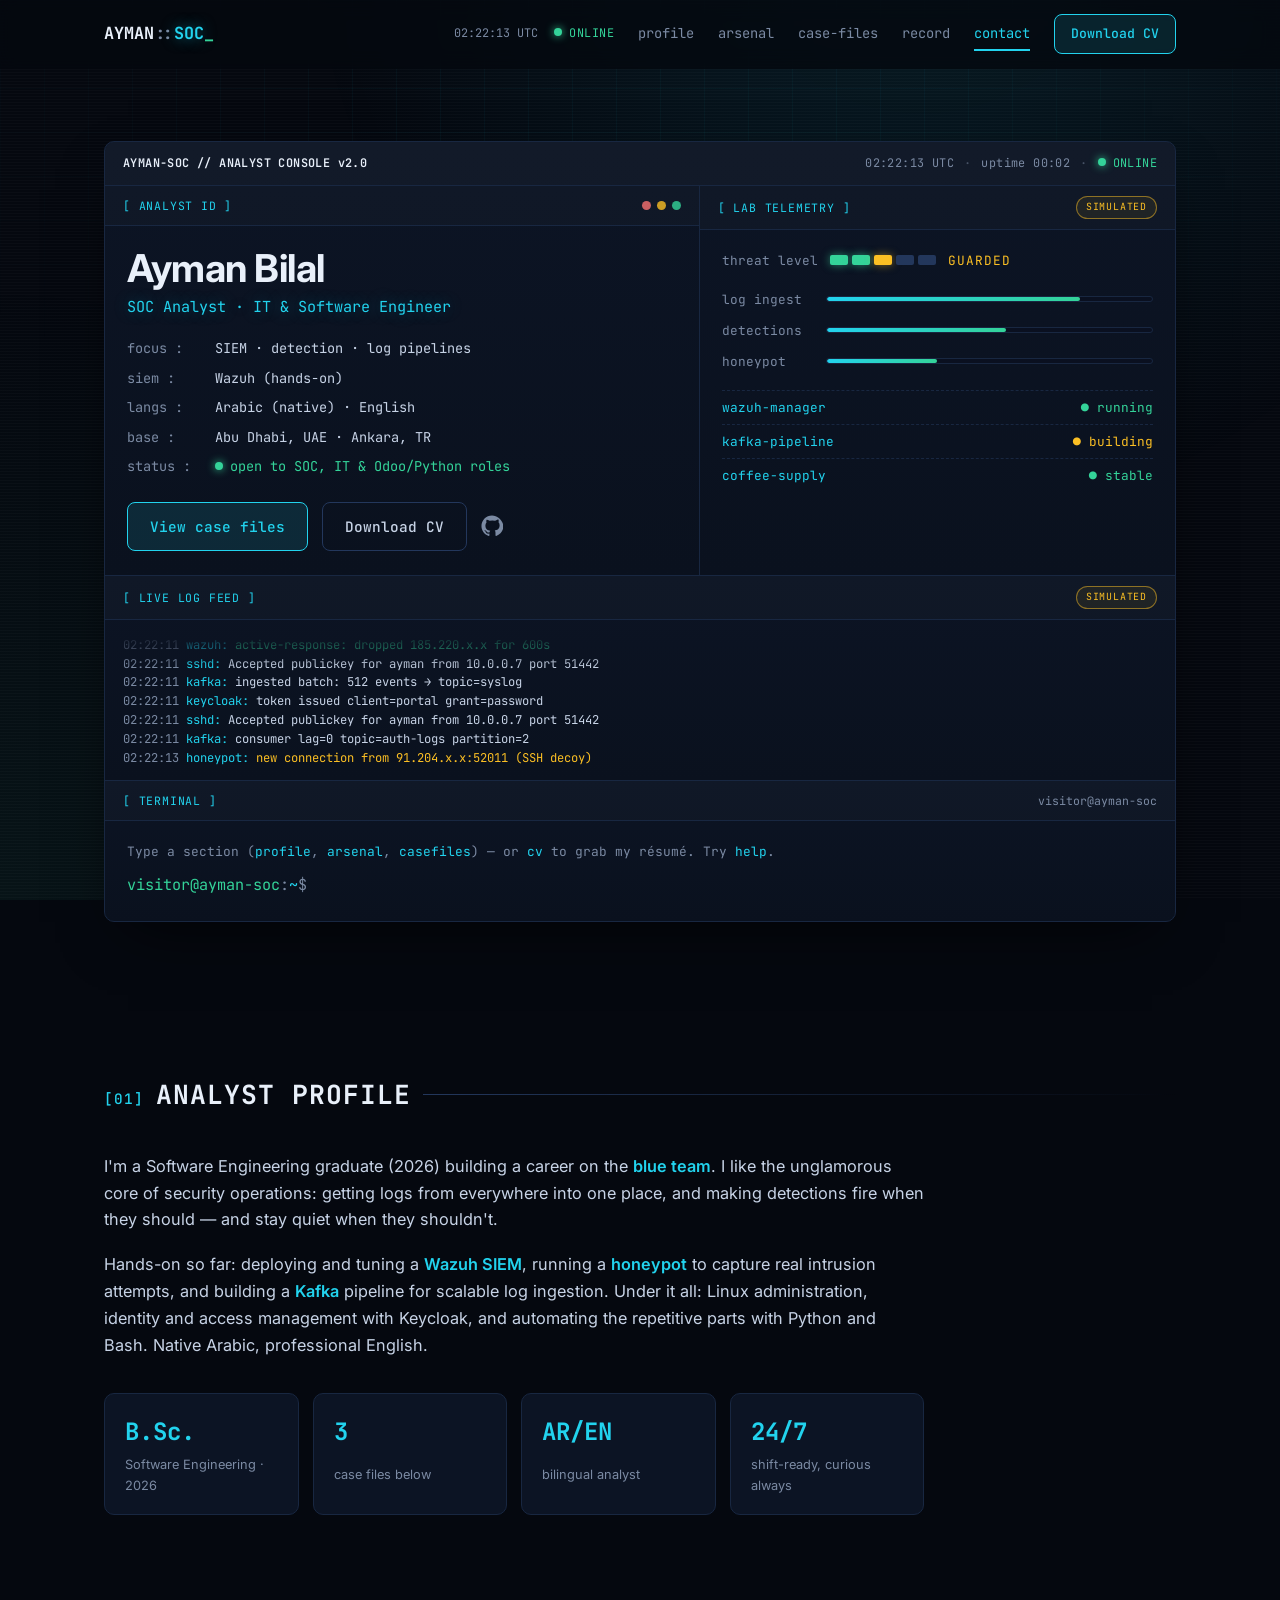
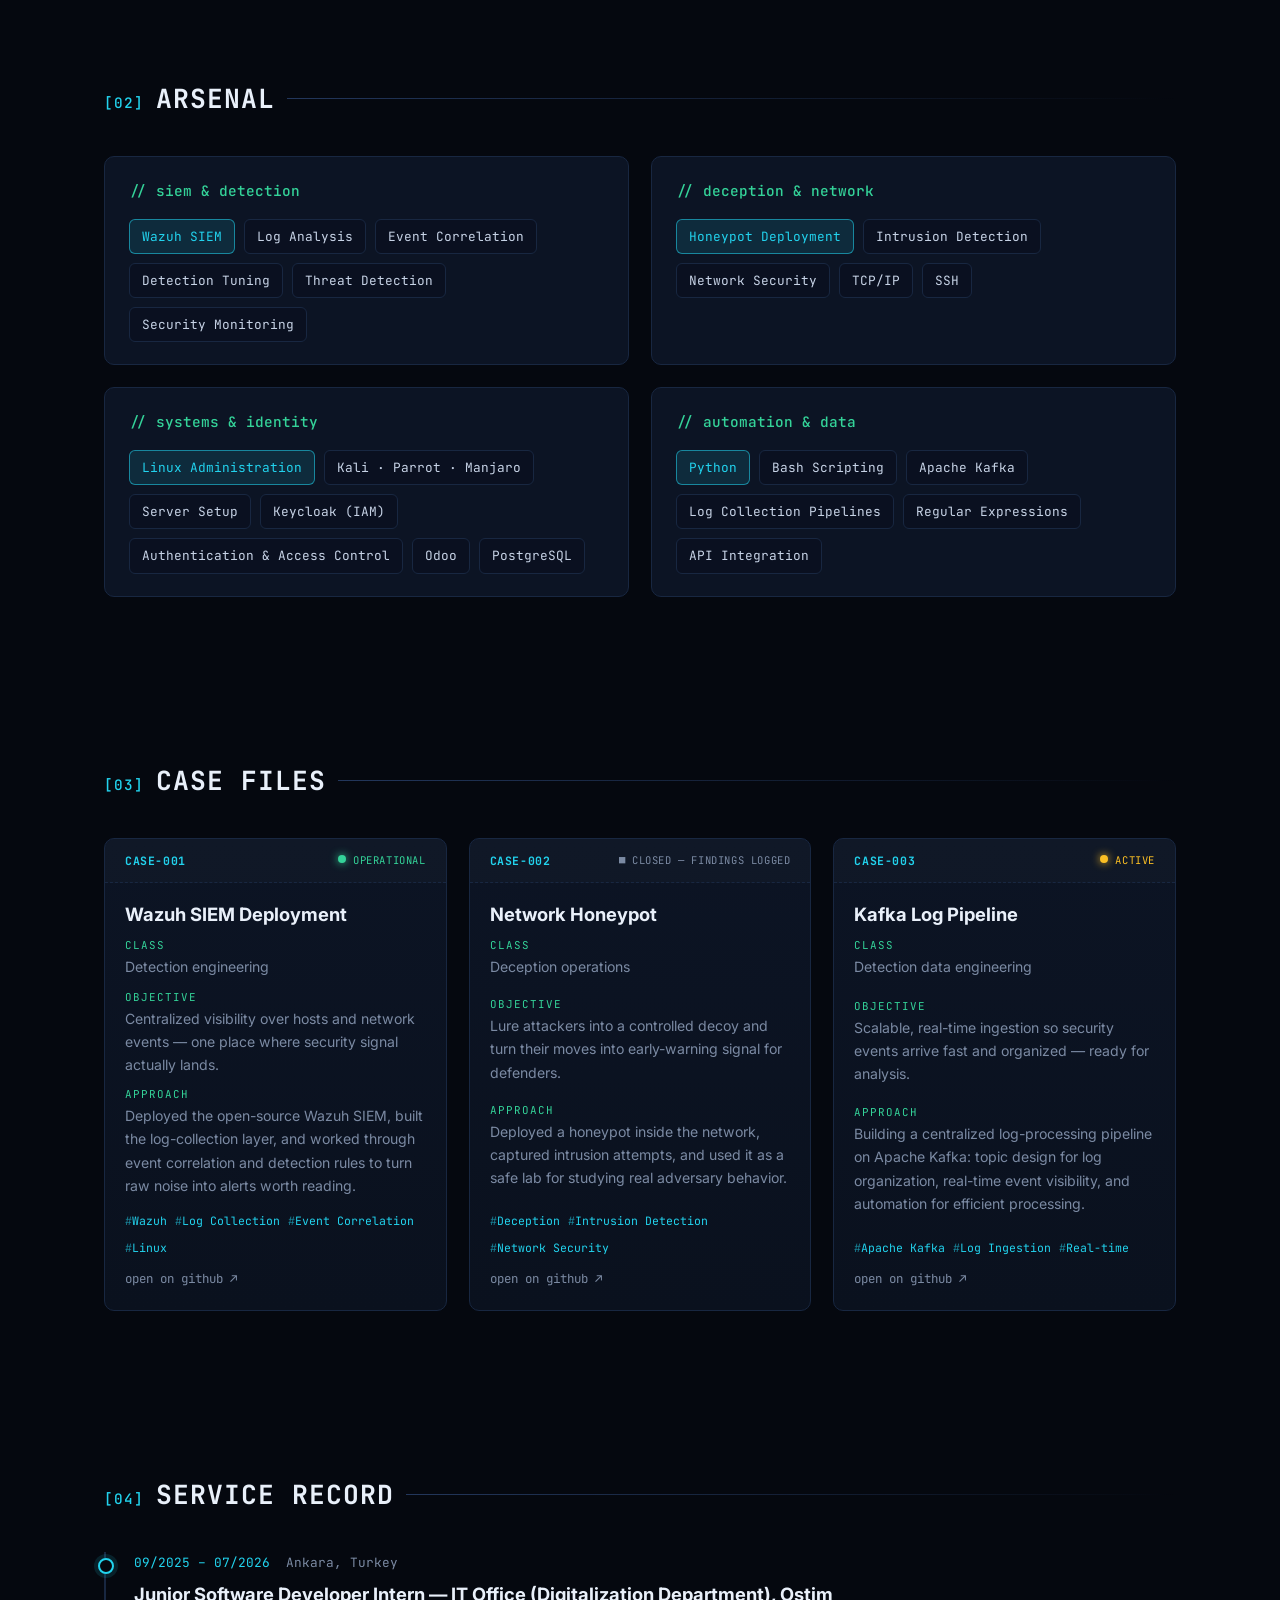
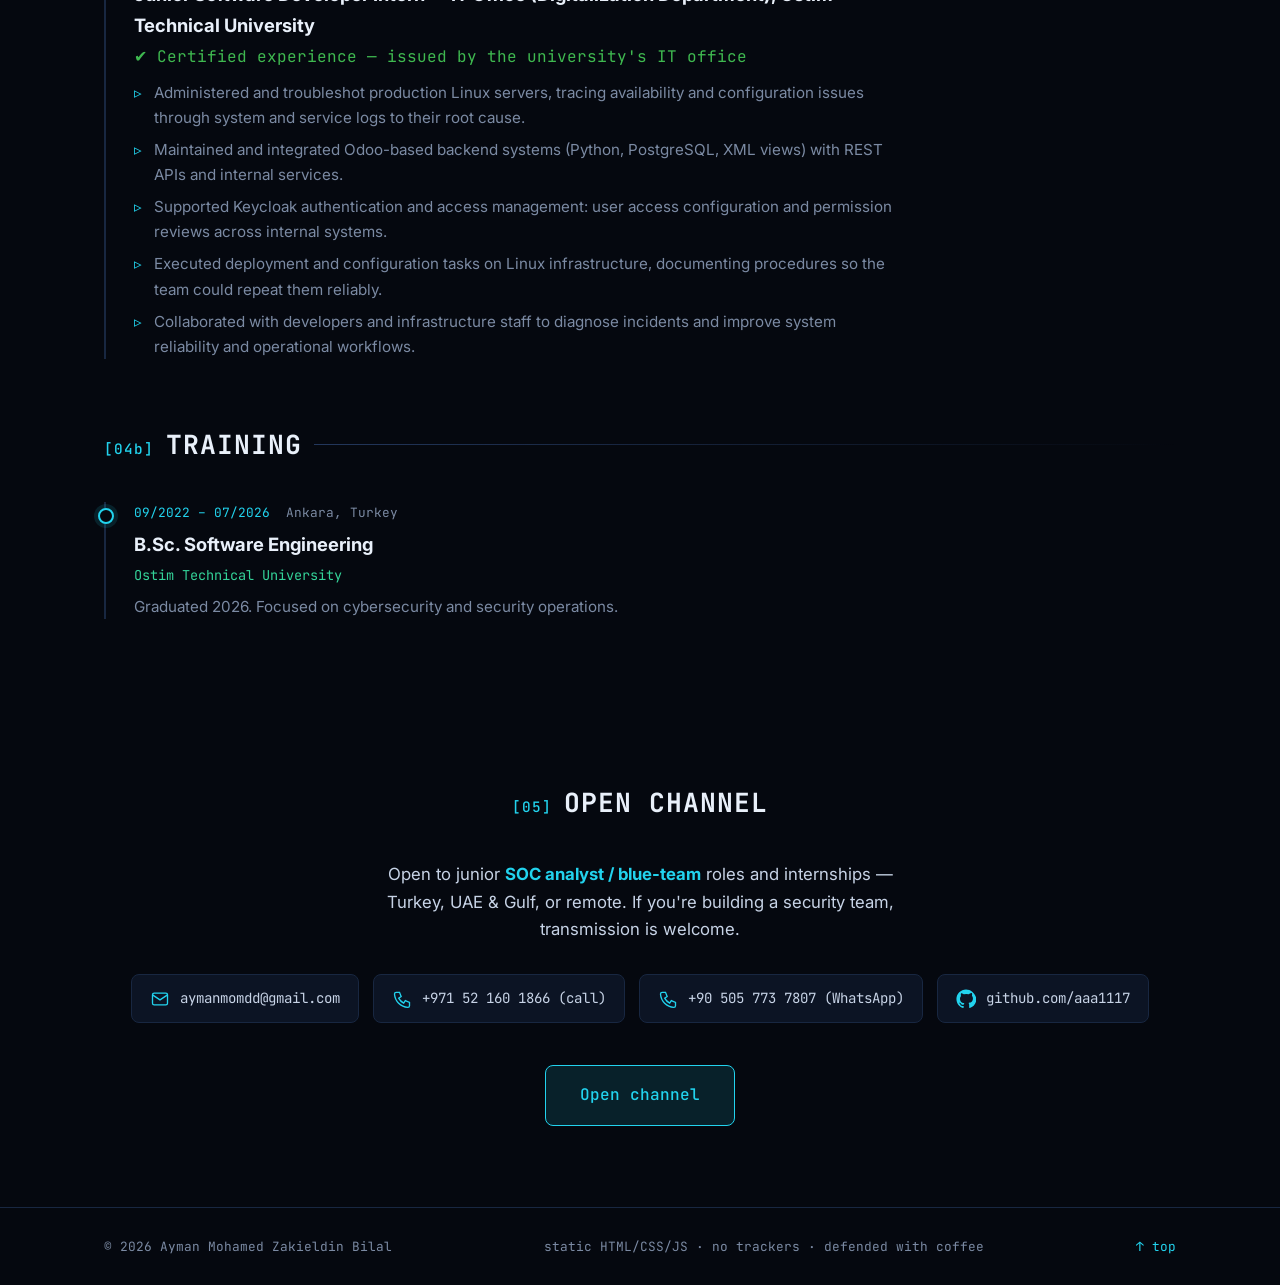
<file: index.html>
<!DOCTYPE html>
<html lang="en">
<head>
  <meta charset="UTF-8" />
  <meta name="viewport" content="width=device-width, initial-scale=1.0" />
  <title>Ayman Bilal — SOC Analyst · IT &amp; Software Engineer</title>
  <meta name="description" content="Ayman Mohamed Zakieldin Bilal — junior SOC analyst / blue-team security engineer. Wazuh SIEM, threat detection, honeypots, Kafka log pipelines, Linux security automation. Arabic &amp; English." />
  <meta name="author" content="Ayman Mohamed Zakieldin Bilal" />

  <!-- Open Graph -->
  <meta property="og:title" content="Ayman Bilal — SOC Analyst · IT &amp; Software Engineer" />
  <meta property="og:description" content="Wazuh SIEM · threat detection · honeypots · log pipelines · Linux security automation." />
  <meta property="og:type" content="website" />

  <link rel="icon" type="image/svg+xml" href="assets/favicon.svg" />

  <!-- Fonts -->
  <link rel="preconnect" href="https://fonts.googleapis.com" />
  <link rel="preconnect" href="https://fonts.gstatic.com" crossorigin />
  <link href="https://fonts.googleapis.com/css2?family=Inter:wght@400;500;600;700&family=JetBrains+Mono:wght@400;500;700&display=swap" rel="stylesheet" />

  <link rel="stylesheet" href="styles.css" />
</head>
<body>
  <!-- Background layers -->
  <div class="bg-grid" aria-hidden="true"></div>
  <div class="scanlines" aria-hidden="true"></div>

  <!-- ===== BOOT SEQUENCE ===== -->
  <div class="boot" id="boot" hidden aria-hidden="true">
    <div class="boot__inner">
      <pre class="boot__log" id="bootLog"></pre>
      <p class="boot__skip">press any key to skip</p>
    </div>
  </div>

  <!-- ===== NAV ===== -->
  <header class="nav" id="top">
    <div class="nav__inner">
      <a href="#top" class="brand" aria-label="Home">
        <span class="brand__mark">AYMAN</span><span class="brand__sep">::</span><span class="brand__soc">SOC</span><span class="brand__dot">_</span>
      </a>

      <div class="nav__status" aria-hidden="true">
        <span class="nav__clock mono" id="navClock">--:--:-- UTC</span>
        <span class="nav__online mono"><span class="pulse-dot"></span>ONLINE</span>
      </div>

      <nav class="nav__links" aria-label="Primary">
        <a href="#profile">profile</a>
        <a href="#arsenal">arsenal</a>
        <a href="#casefiles">case-files</a>
        <a href="#record">record</a>
        <a href="#contact">contact</a>
        <a href="assets/resume.pdf" class="btn btn--small" download>Download CV</a>
      </nav>

      <button class="nav__toggle" id="navToggle" aria-label="Toggle menu" aria-expanded="false">
        <span></span><span></span><span></span>
      </button>
    </div>
  </header>

  <main>
    <!-- ===== HERO: SOC CONSOLE ===== -->
    <section class="hero">
      <div class="container">
        <div class="console">
          <div class="console__bar mono">
            <span class="console__title">AYMAN-SOC // ANALYST CONSOLE v2.0</span>
            <span class="console__meta">
              <span id="utcClock">--:--:-- UTC</span>
              <span class="console__sep">·</span>
              <span class="console__uptime">uptime <span id="uptime">00:00</span></span>
              <span class="console__sep">·</span>
              <span class="console__online"><span class="pulse-dot"></span>ONLINE</span>
            </span>
          </div>

          <div class="console__grid">
            <!-- Analyst ID card -->
            <div class="panel panel--id">
              <div class="panel__head mono">
                <span>[ ANALYST ID ]</span>
                <span class="panel__lights" aria-hidden="true"><i></i><i></i><i></i></span>
              </div>
              <div class="panel__body">
                <h1 class="id__name">Ayman Bilal</h1>
                <p class="id__role mono">SOC Analyst · IT &amp; Software Engineer</p>
                <dl class="id__rows mono">
                  <div class="id__row"><dt>focus</dt><dd>SIEM · detection · log pipelines</dd></div>
                  <div class="id__row"><dt>siem</dt><dd>Wazuh (hands-on)</dd></div>
                  <div class="id__row"><dt>langs</dt><dd>Arabic (native) · English</dd></div>
                  <div class="id__row"><dt>base</dt><dd>Abu Dhabi, UAE · Ankara, TR</dd></div>
                  <div class="id__row"><dt>status</dt><dd><span class="status-open"><span class="pulse-dot pulse-dot--green"></span>open to SOC, IT &amp; Odoo/Python roles</span></dd></div>
                </dl>
                <div class="id__cta">
                  <a href="#casefiles" class="btn">View case files</a>
                  <a href="assets/resume.pdf" class="btn btn--ghost" download>Download CV</a>
                  <a href="https://github.com/aaa1117" class="icon-link" target="_blank" rel="noopener" aria-label="GitHub profile">
                    <svg viewBox="0 0 24 24" width="22" height="22" fill="currentColor" aria-hidden="true"><path d="M12 .5C5.7.5.5 5.7.5 12c0 5.1 3.3 9.4 7.9 10.9.6.1.8-.3.8-.6v-2c-3.2.7-3.9-1.4-3.9-1.4-.5-1.3-1.3-1.7-1.3-1.7-1.1-.7.1-.7.1-.7 1.2.1 1.8 1.2 1.8 1.2 1 1.8 2.8 1.3 3.5 1 .1-.8.4-1.3.7-1.6-2.6-.3-5.3-1.3-5.3-5.7 0-1.3.5-2.3 1.2-3.1-.1-.3-.5-1.5.1-3.1 0 0 1-.3 3.3 1.2a11.5 11.5 0 0 1 6 0C18 4.6 19 4.9 19 4.9c.6 1.6.2 2.8.1 3.1.8.8 1.2 1.8 1.2 3.1 0 4.4-2.7 5.4-5.3 5.7.4.4.8 1.1.8 2.2v3.3c0 .3.2.7.8.6 4.6-1.5 7.9-5.8 7.9-10.9C23.5 5.7 18.3.5 12 .5z"/></svg>
                  </a>
                </div>
              </div>
            </div>

            <!-- Telemetry -->
            <div class="panel panel--telemetry">
              <div class="panel__head mono">
                <span>[ LAB TELEMETRY ]</span>
                <span class="badge badge--sim">simulated</span>
              </div>
              <div class="panel__body mono">
                <div class="gauge">
                  <span class="gauge__label">threat level</span>
                  <span class="gauge__segments" aria-hidden="true">
                    <i class="on"></i><i class="on"></i><i class="on"></i><i></i><i></i>
                  </span>
                  <span class="gauge__value">GUARDED</span>
                </div>
                <div class="meters" aria-hidden="true">
                  <div class="meter"><span class="meter__label">log ingest</span><span class="meter__track"><span class="meter__fill meter__fill--a"></span></span></div>
                  <div class="meter"><span class="meter__label">detections</span><span class="meter__track"><span class="meter__fill meter__fill--b"></span></span></div>
                  <div class="meter"><span class="meter__label">honeypot</span><span class="meter__track"><span class="meter__fill meter__fill--c"></span></span></div>
                </div>
                <ul class="telemetry__rows">
                  <li><span class="key">wazuh-manager</span> <span class="ok">● running</span></li>
                  <li><span class="key">kafka-pipeline</span> <span class="warn">● building</span></li>
                  <li><span class="key">coffee-supply</span> <span class="ok">● stable</span></li>
                </ul>
              </div>
            </div>

            <!-- Live log feed -->
            <div class="panel panel--feed">
              <div class="panel__head mono">
                <span>[ LIVE LOG FEED ]</span>
                <span class="badge badge--sim">simulated</span>
              </div>
              <div class="panel__body">
                <div class="feed mono" id="feed" aria-hidden="true"></div>
              </div>
            </div>

            <!-- Interactive terminal -->
            <div class="panel panel--term" id="terminal">
              <div class="panel__head mono">
                <span>[ TERMINAL ]</span>
                <span class="panel__hint">visitor@ayman-soc</span>
              </div>
              <div class="panel__body terminal__body">
                <p class="line term-hint">Type a section (<span class="key">profile</span>, <span class="key">arsenal</span>, <span class="key">casefiles</span>) — or <span class="key">cv</span> to grab my résumé. Try <span class="key">help</span>.</p>
                <div class="terminal__log" id="termLog" aria-live="polite"></div>
                <p class="line line--input mono">
                  <span class="prompt">visitor@ayman-soc</span><span class="sep">:</span><span class="path">~</span><span class="dollar">$</span>
                  <input id="termInput" class="term-input" type="text" autocomplete="off" autocorrect="off" autocapitalize="off" spellcheck="false" aria-label="Terminal command input" />
                </p>
              </div>
            </div>
          </div>
        </div>
      </div>
    </section>

    <!-- ===== 01 ANALYST PROFILE ===== -->
    <section id="profile" class="section reveal">
      <div class="container">
        <h2 class="section__title mono"><span class="section__num">[01]</span> ANALYST PROFILE</h2>
        <div class="about">
          <p>
            I'm a Software Engineering graduate (2026) building a career on the
            <strong>blue team</strong>. I like the unglamorous core of security
            operations: getting logs from everywhere into one place, and making
            detections fire when they should — and stay quiet when they
            shouldn't.
          </p>
          <p>
            Hands-on so far: deploying and tuning a <strong>Wazuh SIEM</strong>,
            running a <strong>honeypot</strong> to capture real intrusion
            attempts, and building a <strong>Kafka</strong> pipeline for
            scalable log ingestion. Under it all: Linux administration,
            identity and access management with Keycloak, and automating the
            repetitive parts with Python and Bash. Native Arabic, professional
            English.
          </p>
          <ul class="stats">
            <li><span class="stats__num">B.Sc.</span><span class="stats__label">Software Engineering · 2026</span></li>
            <li><span class="stats__num">3</span><span class="stats__label">case files below</span></li>
            <li><span class="stats__num">AR/EN</span><span class="stats__label">bilingual analyst</span></li>
            <li><span class="stats__num">24/7</span><span class="stats__label">shift-ready, curious always</span></li>
          </ul>
        </div>
      </div>
    </section>

    <!-- ===== 02 ARSENAL ===== -->
    <section id="arsenal" class="section reveal">
      <div class="container">
        <h2 class="section__title mono"><span class="section__num">[02]</span> ARSENAL</h2>
        <div class="skills">
          <div class="skill-group">
            <h3 class="skill-group__title mono">// siem &amp; detection</h3>
            <ul class="tags">
              <li class="tag--core">Wazuh SIEM</li>
              <li>Log Analysis</li>
              <li>Event Correlation</li>
              <li>Detection Tuning</li>
              <li>Threat Detection</li>
              <li>Security Monitoring</li>
            </ul>
          </div>
          <div class="skill-group">
            <h3 class="skill-group__title mono">// deception &amp; network</h3>
            <ul class="tags">
              <li class="tag--core">Honeypot Deployment</li>
              <li>Intrusion Detection</li>
              <li>Network Security</li>
              <li>TCP/IP</li>
              <li>SSH</li>
            </ul>
          </div>
          <div class="skill-group">
            <h3 class="skill-group__title mono">// systems &amp; identity</h3>
            <ul class="tags">
              <li class="tag--core">Linux Administration</li>
              <li>Kali · Parrot · Manjaro</li>
              <li>Server Setup</li>
              <li>Keycloak (IAM)</li>
              <li>Authentication &amp; Access Control</li>
              <li>Odoo</li>
              <li>PostgreSQL</li>
            </ul>
          </div>
          <div class="skill-group">
            <h3 class="skill-group__title mono">// automation &amp; data</h3>
            <ul class="tags">
              <li class="tag--core">Python</li>
              <li>Bash Scripting</li>
              <li>Apache Kafka</li>
              <li>Log Collection Pipelines</li>
              <li>Regular Expressions</li>
              <li>API Integration</li>
            </ul>
          </div>
        </div>
      </div>
    </section>

    <!-- ===== 03 CASE FILES ===== -->
    <section id="casefiles" class="section reveal">
      <div class="container">
        <h2 class="section__title mono"><span class="section__num">[03]</span> CASE FILES</h2>
        <div class="cases">

          <article class="case">
            <header class="case__head mono">
              <span class="case__id">CASE-001</span>
              <span class="case__status case__status--ok"><span class="pulse-dot pulse-dot--green"></span>OPERATIONAL</span>
            </header>
            <h3 class="case__title">Wazuh SIEM Deployment</h3>
            <dl class="case__meta">
              <div class="case__row"><dt class="mono">class</dt><dd>Detection engineering</dd></div>
              <div class="case__row"><dt class="mono">objective</dt><dd>Centralized visibility over hosts and network events — one place where security signal actually lands.</dd></div>
              <div class="case__row"><dt class="mono">approach</dt><dd>Deployed the open-source Wazuh SIEM, built the log-collection layer, and worked through event correlation and detection rules to turn raw noise into alerts worth reading.</dd></div>
            </dl>
            <ul class="case__tags mono">
              <li>Wazuh</li><li>Log Collection</li><li>Event Correlation</li><li>Linux</li>
            </ul>
            <a href="https://github.com/aaa1117" class="case__link mono" target="_blank" rel="noopener">open on github ↗</a>
          </article>

          <article class="case">
            <header class="case__head mono">
              <span class="case__id">CASE-002</span>
              <span class="case__status case__status--closed">■ CLOSED — FINDINGS LOGGED</span>
            </header>
            <h3 class="case__title">Network Honeypot</h3>
            <dl class="case__meta">
              <div class="case__row"><dt class="mono">class</dt><dd>Deception operations</dd></div>
              <div class="case__row"><dt class="mono">objective</dt><dd>Lure attackers into a controlled decoy and turn their moves into early-warning signal for defenders.</dd></div>
              <div class="case__row"><dt class="mono">approach</dt><dd>Deployed a honeypot inside the network, captured intrusion attempts, and used it as a safe lab for studying real adversary behavior.</dd></div>
            </dl>
            <ul class="case__tags mono">
              <li>Deception</li><li>Intrusion Detection</li><li>Network Security</li>
            </ul>
            <a href="https://github.com/aaa1117" class="case__link mono" target="_blank" rel="noopener">open on github ↗</a>
          </article>

          <article class="case">
            <header class="case__head mono">
              <span class="case__id">CASE-003</span>
              <span class="case__status case__status--active"><span class="pulse-dot pulse-dot--amber"></span>ACTIVE</span>
            </header>
            <h3 class="case__title">Kafka Log Pipeline</h3>
            <dl class="case__meta">
              <div class="case__row"><dt class="mono">class</dt><dd>Detection data engineering</dd></div>
              <div class="case__row"><dt class="mono">objective</dt><dd>Scalable, real-time ingestion so security events arrive fast and organized — ready for analysis.</dd></div>
              <div class="case__row"><dt class="mono">approach</dt><dd>Building a centralized log-processing pipeline on Apache Kafka: topic design for log organization, real-time event visibility, and automation for efficient processing.</dd></div>
            </dl>
            <ul class="case__tags mono">
              <li>Apache Kafka</li><li>Log Ingestion</li><li>Real-time</li>
            </ul>
            <a href="https://github.com/aaa1117" class="case__link mono" target="_blank" rel="noopener">open on github ↗</a>
          </article>

        </div>
      </div>
    </section>

    <!-- ===== 04 SERVICE RECORD ===== -->
    <section id="record" class="section reveal">
      <div class="container">
        <h2 class="section__title mono"><span class="section__num">[04]</span> SERVICE RECORD</h2>
        <div class="timeline">
          <div class="timeline__item">
            <div class="timeline__meta mono">
              <span class="timeline__date">09/2025 – 07/2026</span>
              <span class="timeline__place">Ankara, Turkey</span>
            </div>
            <h3 class="timeline__role">Junior Software Developer Intern — IT Office (Digitalization Department), Ostim Technical University</h3>
            <p class="mono" style="margin:.2rem 0 .6rem;color:#3fb950">&#10004; Certified experience — issued by the university's IT office</p>
            <ul class="timeline__points">
              <li>Administered and troubleshot production Linux servers, tracing availability and configuration issues through system and service logs to their root cause.</li>
              <li>Maintained and integrated Odoo-based backend systems (Python, PostgreSQL, XML views) with REST APIs and internal services.</li>
              <li>Supported Keycloak authentication and access management: user access configuration and permission reviews across internal systems.</li>
              <li>Executed deployment and configuration tasks on Linux infrastructure, documenting procedures so the team could repeat them reliably.</li>
              <li>Collaborated with developers and infrastructure staff to diagnose incidents and improve system reliability and operational workflows.</li>
            </ul>
          </div>
        </div>

        <h2 class="section__title section__title--sub mono"><span class="section__num">[04b]</span> TRAINING</h2>
        <div class="timeline">
          <div class="timeline__item">
            <div class="timeline__meta mono">
              <span class="timeline__date">09/2022 – 07/2026</span>
              <span class="timeline__place">Ankara, Turkey</span>
            </div>
            <h3 class="timeline__role">B.Sc. Software Engineering</h3>
            <p class="timeline__place-name mono">Ostim Technical University</p>
            <p class="timeline__points">Graduated 2026. Focused on cybersecurity and security operations.</p>
          </div>
        </div>
      </div>
    </section>

    <!-- ===== 05 OPEN CHANNEL ===== -->
    <section id="contact" class="section section--contact reveal">
      <div class="container">
        <h2 class="section__title mono"><span class="section__num">[05]</span> OPEN CHANNEL</h2>
        <p class="contact__lead">
          Open to junior <strong>SOC analyst / blue-team</strong> roles and
          internships — Turkey, UAE &amp; Gulf, or remote. If you're building a
          security team, transmission is welcome.
        </p>
        <div class="contact__links">
          <a href="mailto:aymanmomdd@gmail.com" class="contact__item mono">
            <svg viewBox="0 0 24 24" width="20" height="20" fill="none" stroke="currentColor" stroke-width="1.6" aria-hidden="true"><rect x="3" y="5" width="18" height="14" rx="2"/><path d="m3 7 9 6 9-6"/></svg>
            aymanmomdd@gmail.com
          </a>
          <a href="tel:+971521601866" class="contact__item mono">
            <svg viewBox="0 0 24 24" width="20" height="20" fill="none" stroke="currentColor" stroke-width="1.6" aria-hidden="true"><path d="M5 4h4l2 5-3 2a14 14 0 0 0 6 6l2-3 5 2v4a2 2 0 0 1-2 2A17 17 0 0 1 3 6a2 2 0 0 1 2-2Z"/></svg>
            +971 52 160 1866 (call)
          </a>
          <a href="https://wa.me/905057737807" target="_blank" rel="noopener" class="contact__item mono">
            <svg viewBox="0 0 24 24" width="20" height="20" fill="none" stroke="currentColor" stroke-width="1.6" aria-hidden="true"><path d="M5 4h4l2 5-3 2a14 14 0 0 0 6 6l2-3 5 2v4a2 2 0 0 1-2 2A17 17 0 0 1 3 6a2 2 0 0 1 2-2Z"/></svg>
            +90 505 773 7807 (WhatsApp)
          </a>
          <a href="https://github.com/aaa1117" class="contact__item mono" target="_blank" rel="noopener">
            <svg viewBox="0 0 24 24" width="20" height="20" fill="currentColor" aria-hidden="true"><path d="M12 .5C5.7.5.5 5.7.5 12c0 5.1 3.3 9.4 7.9 10.9.6.1.8-.3.8-.6v-2c-3.2.7-3.9-1.4-3.9-1.4-.5-1.3-1.3-1.7-1.3-1.7-1.1-.7.1-.7.1-.7 1.2.1 1.8 1.2 1.8 1.2 1 1.8 2.8 1.3 3.5 1 .1-.8.4-1.3.7-1.6-2.6-.3-5.3-1.3-5.3-5.7 0-1.3.5-2.3 1.2-3.1-.1-.3-.5-1.5.1-3.1 0 0 1-.3 3.3 1.2a11.5 11.5 0 0 1 6 0C18 4.6 19 4.9 19 4.9c.6 1.6.2 2.8.1 3.1.8.8 1.2 1.8 1.2 3.1 0 4.4-2.7 5.4-5.3 5.7.4.4.8 1.1.8 2.2v3.3c0 .3.2.7.8.6 4.6-1.5 7.9-5.8 7.9-10.9C23.5 5.7 18.3.5 12 .5z"/></svg>
            github.com/aaa1117
          </a>
        </div>
        <a href="mailto:aymanmomdd@gmail.com" class="btn btn--large">Open channel</a>
      </div>
    </section>
  </main>

  <footer class="footer">
    <div class="container footer__inner mono">
      <p>© <span id="year"></span> Ayman Mohamed Zakieldin Bilal</p>
      <p class="footer__built">static HTML/CSS/JS · no trackers · defended with coffee</p>
      <a href="#top" class="footer__top" aria-label="Back to top">↑ top</a>
    </div>
  </footer>

  <script src="script.js"></script>
</body>
</html>
</file>
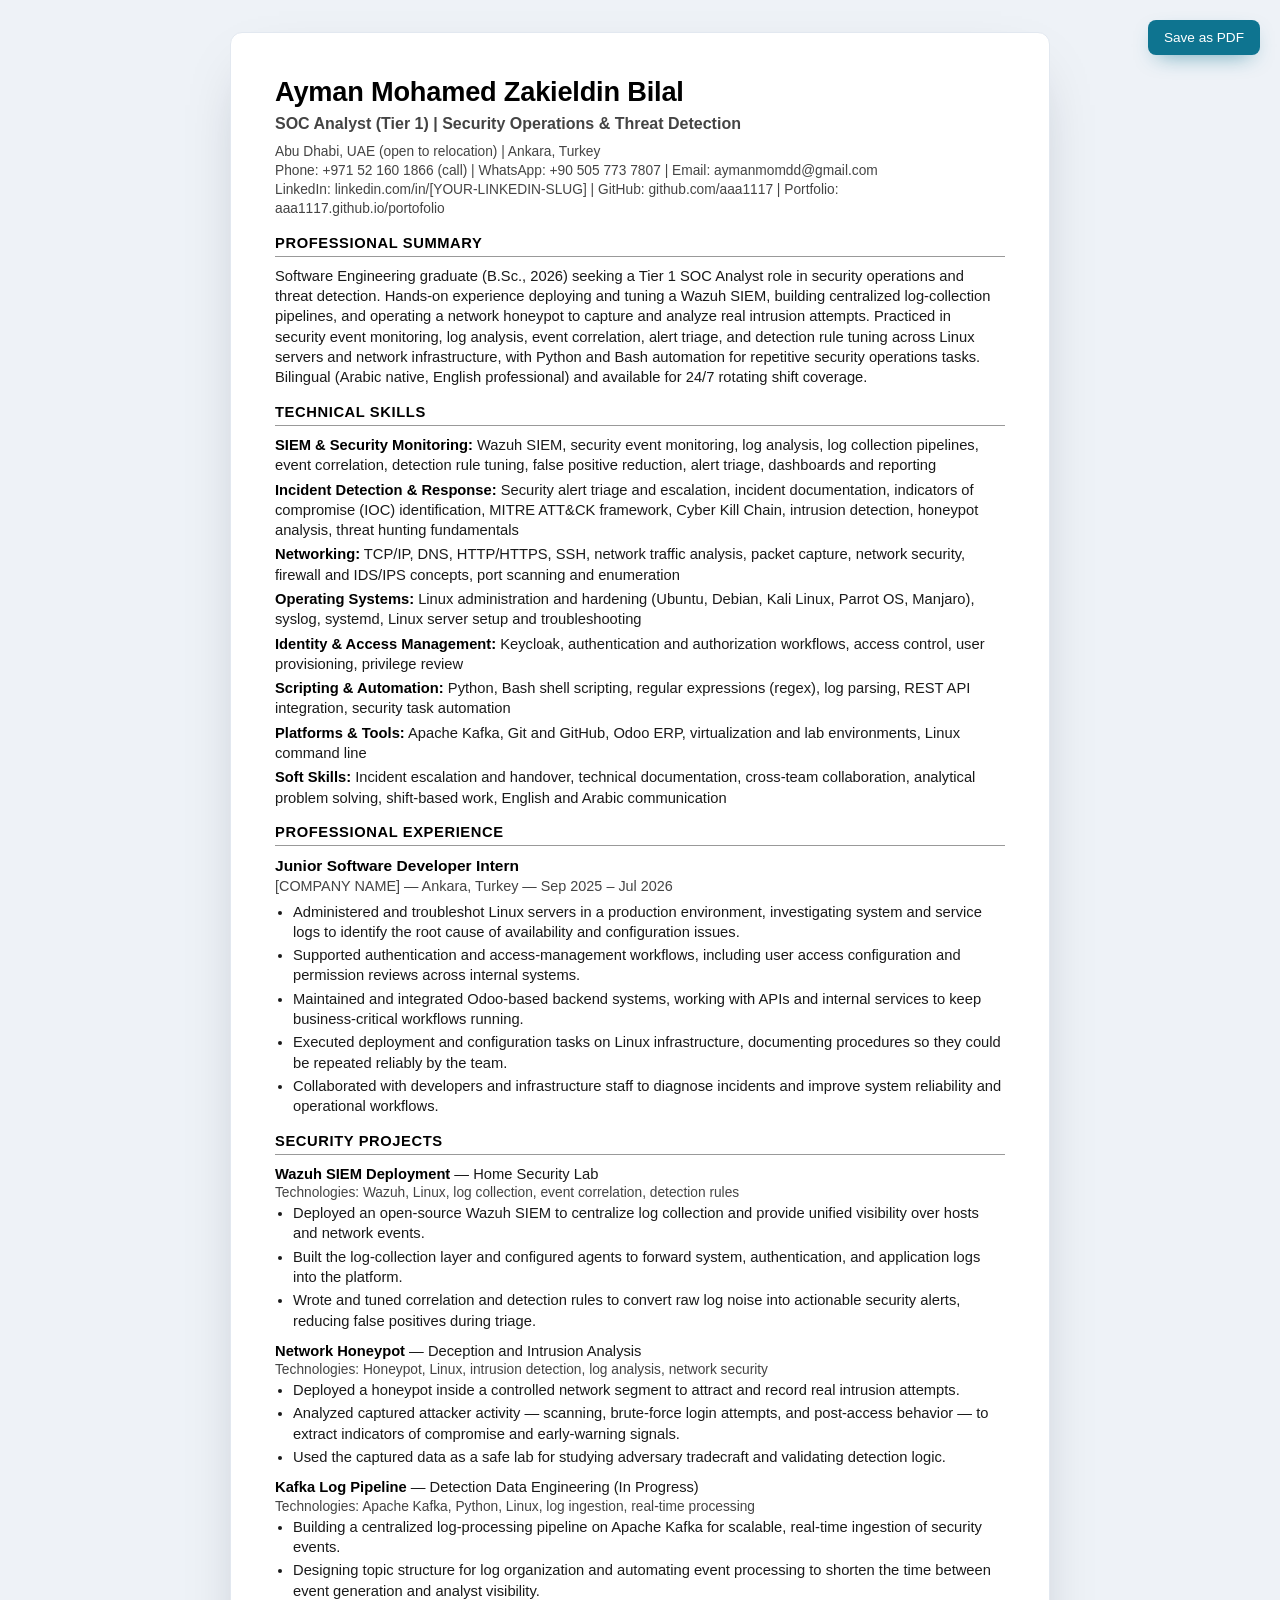
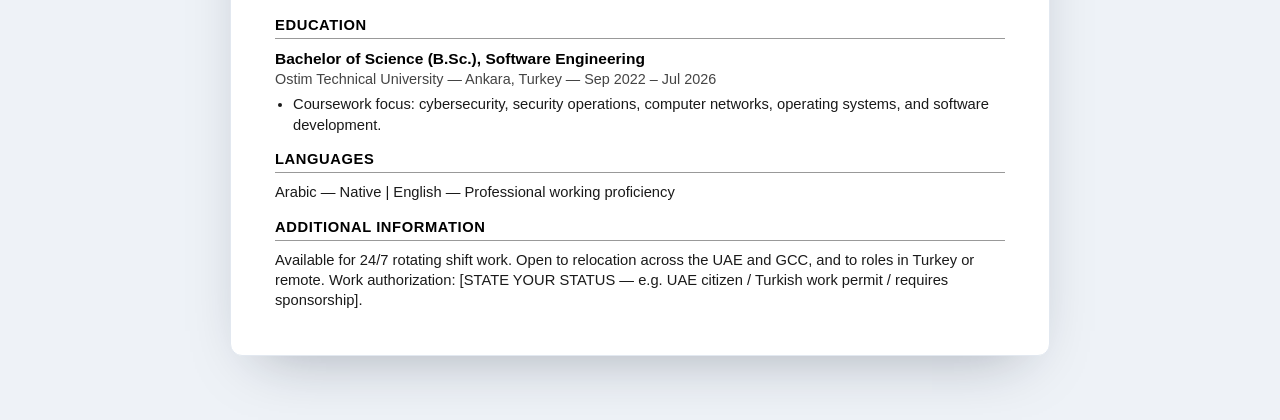
<file: resume.html>
<!DOCTYPE html>
<html lang="en">
<head>
  <meta charset="UTF-8" />
  <meta name="viewport" content="width=device-width, initial-scale=1.0" />
  <title>Ayman Mohamed Zakieldin Bilal — SOC Analyst (Tier 1) Résumé</title>
  <meta name="description" content="Résumé of Ayman Mohamed Zakieldin Bilal — SOC Analyst (Tier 1) / blue team: Wazuh SIEM, log analysis, alert triage, threat detection, honeypots, Linux security automation." />
  <meta name="author" content="Ayman Mohamed Zakieldin Bilal" />
  <link rel="icon" type="image/svg+xml" href="assets/favicon.svg" />

  <!--
    ============================================================
    ATS NOTES — read before editing
    ============================================================
    This document is deliberately built for machine parsing:
      * Single-column linear flow. No tables, no CSS columns,
        no floats, no text boxes, no images/icons in content.
      * Standard section headings (PROFESSIONAL SUMMARY,
        TECHNICAL SKILLS, PROFESSIONAL EXPERIENCE, PROJECTS,
        EDUCATION, CERTIFICATIONS, LANGUAGES) — these are the
        literal strings most ATS parsers look for.
      * Skills are comma-separated running text, NOT chips/pills.
        Chip layouts extract as "PythonBash ScriptingRegex".
      * No CSS ::before content (no "//", no "▹"). Pseudo-element
        text leaks into PDF text extraction and pollutes keywords.
      * System fonts only, no webfont fetch — standard glyph
        encoding survives PDF text extraction cleanly.
      * Contact details live in normal body flow, never in a
        page header/footer (ATS discards those).
      * Dates use "Mon YYYY – Mon YYYY", the most widely parsed form.

    >>> BEFORE SENDING: fill in every [BRACKETED] placeholder. <<<
  -->

  <style>
    :root {
      --ink:     #1a1a1a;
      --muted:   #444444;
      --heading: #000000;
      --rule:    #999999;
    }

    * { box-sizing: border-box; margin: 0; padding: 0; }

    body {
      /* Standard, universally available fonts. No webfonts:
         exotic font subsetting is a common cause of garbled
         PDF text extraction. */
      font-family: "Calibri", "Carlito", Arial, Helvetica, sans-serif;
      color: var(--ink);
      background: #eef2f7;
      font-size: 15px;
      line-height: 1.38;
      padding: 32px 16px 64px;
    }

    /* CRITICAL FOR ATS: disable typographic ligatures.
       Without this, "firewall" is rendered with an fi-ligature glyph and
       extracts from the PDF as "ﬁrewall" (U+FB01) — a keyword search for
       "firewall", "traffic", "identification" or "workflow" then MISSES.
       This one line is the difference between matching and not matching. */
    * {
      font-variant-ligatures: none;
      -webkit-font-variant-ligatures: none;
      font-feature-settings: "liga" 0, "clig" 0, "dlig" 0, "hlig" 0;
    }

    /* Floating "Save as PDF" control — screen only, never printed */
    .print-btn {
      position: fixed;
      top: 20px;
      right: 20px;
      z-index: 10;
      font-size: 0.85rem;
      color: #fff;
      background: #0e7490;
      border: none;
      border-radius: 8px;
      padding: 10px 16px;
      cursor: pointer;
      box-shadow: 0 8px 22px -10px rgba(14, 116, 144, 0.8);
    }
    .print-btn:hover { background: #0b5e74; }

    .resume {
      max-width: 820px;
      margin: 0 auto;
      background: #ffffff;
      border: 1px solid #e2e8f0;
      border-radius: 12px;
      box-shadow: 0 24px 60px -28px rgba(15, 23, 42, 0.35);
      padding: 40px 44px 44px;
    }

    /* ---------- Header ---------- */
    .r-name {
      font-size: 1.7rem;
      font-weight: 700;
      color: var(--heading);
      letter-spacing: -0.2px;
    }
    .r-title {
      font-size: 1rem;
      font-weight: 600;
      color: var(--muted);
      margin-top: 2px;
    }
    /* Contact lines: plain text, pipe-separated, wraps predictably. */
    .r-contact {
      font-size: 0.86rem;
      color: var(--muted);
      margin-top: 8px;
    }
    .r-contact a { color: var(--muted); text-decoration: none; }
    .r-contact a:hover { text-decoration: underline; }

    /* ---------- Sections ---------- */
    .r-section { margin-top: 14px; }
    .r-section > h2 {
      font-size: 0.92rem;
      font-weight: 700;
      text-transform: uppercase;
      letter-spacing: 0.6px;
      color: var(--heading);
      border-bottom: 1px solid var(--rule);
      padding-bottom: 3px;
      margin-bottom: 9px;
    }

    p, li { font-size: 0.92rem; }

    /* Skills: "Label: a, b, c" running text — parses as one string. */
    .r-skillline { margin-bottom: 4px; }
    .r-skillline:last-child { margin-bottom: 0; }
    .r-skilllabel { font-weight: 700; color: var(--heading); }

    /* ---------- Entries ---------- */
    .r-entry { margin-bottom: 14px; }
    .r-entry:last-child { margin-bottom: 0; }
    .r-entry__role {
      font-size: 0.97rem;
      font-weight: 700;
      color: var(--heading);
    }
    .r-entry__meta {
      font-size: 0.9rem;
      color: var(--muted);
      margin-bottom: 5px;
    }

    /* Real <ul> bullets, no pseudo-element glyphs. */
    ul.r-points {
      list-style: disc outside;
      margin: 0 0 0 18px;
    }
    ul.r-points li { margin-bottom: 3px; }

    .r-project { margin-bottom: 10px; }
    .r-project:last-child { margin-bottom: 0; }
    .r-project__name { font-weight: 700; color: var(--heading); }
    .r-project__stack { font-size: 0.86rem; color: var(--muted); }

    /* ---------- Print / PDF ---------- */
    @page { size: A4; margin: 13mm; }
    @media print {
      body { background: #fff; padding: 0; font-size: 9.7pt; line-height: 1.32; }
      .no-print { display: none !important; }
      .resume {
        max-width: none;
        margin: 0;
        border: none;
        border-radius: 0;
        box-shadow: none;
        padding: 0;
      }
      .r-section, .r-entry, .r-project { break-inside: avoid; }
      a { color: inherit; text-decoration: none; }
    }
  </style>
</head>
<body>
  <button class="print-btn no-print" id="printBtn" type="button">Save as PDF</button>

  <main class="resume">

    <!-- ============ HEADER ============ -->
    <header>
      <h1 class="r-name">Ayman Mohamed Zakieldin Bilal</h1>
      <p class="r-title">SOC Analyst (Tier 1) | Security Operations &amp; Threat Detection</p>
      <p class="r-contact">
        Abu Dhabi, UAE (open to relocation) | Ankara, Turkey<br />
        Phone: +971 52 160 1866 (call) | WhatsApp: +90 505 773 7807 | Email: <a href="mailto:aymanmomdd@gmail.com">aymanmomdd@gmail.com</a><br />
        LinkedIn: linkedin.com/in/[YOUR-LINKEDIN-SLUG] |
        GitHub: <a href="https://github.com/aaa1117">github.com/aaa1117</a> |
        Portfolio: <a href="https://aaa1117.github.io/portofolio/">aaa1117.github.io/portofolio</a>
      </p>
    </header>

    <!-- ============ SUMMARY ============ -->
    <section class="r-section">
      <h2>Professional Summary</h2>
      <p>
        Software Engineering graduate (B.Sc., 2026) seeking a Tier 1 SOC Analyst role in security
        operations and threat detection. Hands-on experience deploying and tuning a Wazuh SIEM,
        building centralized log-collection pipelines, and operating a network honeypot to capture and
        analyze real intrusion attempts. Practiced in security event monitoring, log analysis, event
        correlation, alert triage, and detection rule tuning across Linux servers and network
        infrastructure, with Python and Bash automation for repetitive security operations tasks.
        Bilingual (Arabic native, English professional) and available for 24/7 rotating shift coverage.
      </p>
    </section>

    <!-- ============ SKILLS ============
         Comma-separated running text so keyword extraction is exact.
         Category labels match the vocabulary used in SOC job postings. -->
    <section class="r-section">
      <h2>Technical Skills</h2>

      <p class="r-skillline">
        <span class="r-skilllabel">SIEM &amp; Security Monitoring:</span>
        Wazuh SIEM, security event monitoring, log analysis, log collection pipelines,
        event correlation, detection rule tuning, false positive reduction, alert triage,
        dashboards and reporting
      </p>
      <p class="r-skillline">
        <span class="r-skilllabel">Incident Detection &amp; Response:</span>
        Security alert triage and escalation, incident documentation, indicators of compromise (IOC)
        identification, MITRE ATT&amp;CK framework, Cyber Kill Chain, intrusion detection,
        honeypot analysis, threat hunting fundamentals
      </p>
      <p class="r-skillline">
        <span class="r-skilllabel">Networking:</span>
        TCP/IP, DNS, HTTP/HTTPS, SSH, network traffic analysis, packet capture, network security,
        firewall and IDS/IPS concepts, port scanning and enumeration
      </p>
      <p class="r-skillline">
        <span class="r-skilllabel">Operating Systems:</span>
        Linux administration and hardening (Ubuntu, Debian, Kali Linux, Parrot OS, Manjaro),
        syslog, systemd, Linux server setup and troubleshooting
      </p>
      <p class="r-skillline">
        <span class="r-skilllabel">Identity &amp; Access Management:</span>
        Keycloak, authentication and authorization workflows, access control, user provisioning,
        privilege review
      </p>
      <p class="r-skillline">
        <span class="r-skilllabel">Scripting &amp; Automation:</span>
        Python, Bash shell scripting, regular expressions (regex), log parsing, REST API integration,
        security task automation
      </p>
      <p class="r-skillline">
        <span class="r-skilllabel">Platforms &amp; Tools:</span>
        Apache Kafka, Git and GitHub, Odoo ERP, virtualization and lab environments,
        Linux command line
      </p>
      <p class="r-skillline">
        <span class="r-skilllabel">Soft Skills:</span>
        Incident escalation and handover, technical documentation, cross-team collaboration,
        analytical problem solving, shift-based work, English and Arabic communication
      </p>
    </section>

    <!-- ============ EXPERIENCE ============
         ATS parsers key on EMPLOYER NAME. The bracket below is the single
         most important thing to fill in before you send this out. -->
    <section class="r-section">
      <h2>Professional Experience</h2>

      <div class="r-entry">
        <p class="r-entry__role">Junior Software Developer Intern</p>
        <p class="r-entry__meta">[COMPANY NAME] &mdash; Ankara, Turkey &mdash; Sep 2025 &ndash; Jul 2026</p>
        <ul class="r-points">
          <li>Administered and troubleshot Linux servers in a production environment, investigating
              system and service logs to identify the root cause of availability and configuration issues.</li>
          <li>Supported authentication and access-management workflows, including user access
              configuration and permission reviews across internal systems.</li>
          <li>Maintained and integrated Odoo-based backend systems, working with APIs and internal
              services to keep business-critical workflows running.</li>
          <li>Executed deployment and configuration tasks on Linux infrastructure, documenting
              procedures so they could be repeated reliably by the team.</li>
          <li>Collaborated with developers and infrastructure staff to diagnose incidents and improve
              system reliability and operational workflows.</li>
        </ul>
      </div>
    </section>

    <!-- ============ PROJECTS ============ -->
    <section class="r-section">
      <h2>Security Projects</h2>

      <div class="r-project">
        <p><span class="r-project__name">Wazuh SIEM Deployment</span> &mdash; Home Security Lab</p>
        <p class="r-project__stack">Technologies: Wazuh, Linux, log collection, event correlation, detection rules</p>
        <ul class="r-points">
          <li>Deployed an open-source Wazuh SIEM to centralize log collection and provide unified
              visibility over hosts and network events.</li>
          <li>Built the log-collection layer and configured agents to forward system, authentication,
              and application logs into the platform.</li>
          <li>Wrote and tuned correlation and detection rules to convert raw log noise into actionable
              security alerts, reducing false positives during triage.</li>
        </ul>
      </div>

      <div class="r-project">
        <p><span class="r-project__name">Network Honeypot</span> &mdash; Deception and Intrusion Analysis</p>
        <p class="r-project__stack">Technologies: Honeypot, Linux, intrusion detection, log analysis, network security</p>
        <ul class="r-points">
          <li>Deployed a honeypot inside a controlled network segment to attract and record real
              intrusion attempts.</li>
          <li>Analyzed captured attacker activity &mdash; scanning, brute-force login attempts, and
              post-access behavior &mdash; to extract indicators of compromise and early-warning signals.</li>
          <li>Used the captured data as a safe lab for studying adversary tradecraft and validating
              detection logic.</li>
        </ul>
      </div>

      <div class="r-project">
        <p><span class="r-project__name">Kafka Log Pipeline</span> &mdash; Detection Data Engineering (In Progress)</p>
        <p class="r-project__stack">Technologies: Apache Kafka, Python, Linux, log ingestion, real-time processing</p>
        <ul class="r-points">
          <li>Building a centralized log-processing pipeline on Apache Kafka for scalable, real-time
              ingestion of security events.</li>
          <li>Designing topic structure for log organization and automating event processing to shorten
              the time between event generation and analyst visibility.</li>
        </ul>
      </div>
    </section>

    <!-- ============ EDUCATION ============ -->
    <section class="r-section">
      <h2>Education</h2>
      <div class="r-entry">
        <p class="r-entry__role">Bachelor of Science (B.Sc.), Software Engineering</p>
        <p class="r-entry__meta">Ostim Technical University &mdash; Ankara, Turkey &mdash; Sep 2022 &ndash; Jul 2026</p>
        <ul class="r-points">
          <li>Coursework focus: cybersecurity, security operations, computer networks, operating
              systems, and software development.</li>
        </ul>
      </div>
    </section>

    <!--
      ============ CERTIFICATIONS ============
      Certifications are a heavily weighted ATS field for Tier 1 SOC roles and
      are frequently a hard filter. Uncomment this block and list yours as soon
      as you have one. Highest value for T1, roughly in order:
        CompTIA Security+  |  Microsoft SC-200  |  Blue Team Level 1 (BTL1)
        Google Cybersecurity Certificate  |  TryHackMe SOC Level 1 path
        Splunk Core Certified User  |  CCNA / Network+
      Include completed learning paths (TryHackMe / LetsDefend / HTB) too —
      for a junior candidate they count as real, filterable evidence.

    <section class="r-section">
      <h2>Certifications</h2>
      <ul class="r-points">
        <li>[Certification Name] &mdash; [Issuing Body] &mdash; [Month Year]</li>
        <li>[Certification Name] &mdash; [Issuing Body] &mdash; [Month Year]</li>
      </ul>
    </section>
    -->

    <!-- ============ LANGUAGES ============ -->
    <section class="r-section">
      <h2>Languages</h2>
      <p>Arabic &mdash; Native | English &mdash; Professional working proficiency</p>
    </section>

    <!-- ============ ADDITIONAL ============ -->
    <section class="r-section">
      <h2>Additional Information</h2>
      <p>
        Available for 24/7 rotating shift work. Open to relocation across the UAE and GCC, and to
        roles in Turkey or remote. Work authorization: [STATE YOUR STATUS &mdash; e.g. UAE citizen /
        Turkish work permit / requires sponsorship].
      </p>
    </section>

  </main>

  <script>
    document.getElementById("printBtn").addEventListener("click", function () {
      window.print();
    });
  </script>
</body>
</html>
</file>
<file: styles.css>
/* ============================================================
   Ayman Bilal — Portfolio  |  SOC analyst console theme
   ============================================================ */

:root {
  --bg:        #05080f;
  --bg-soft:   #0a1020;
  --card:      #0c1424;
  --card-2:    #0a111e;
  --border:    #182741;
  --border-hi: #23375c;
  --text:      #c7d3e6;
  --text-dim:  #7b8aa3;
  --heading:   #e9f0fa;
  --accent:    #22d3ee;   /* cyan */
  --accent-2:  #34d399;   /* green */
  --accent-soft: rgba(34, 211, 238, 0.12);
  --danger:    #f87171;
  --warn:      #fbbf24;

  --mono: "JetBrains Mono", ui-monospace, "SF Mono", Menlo, Consolas, monospace;
  --sans: "Inter", system-ui, -apple-system, Segoe UI, Roboto, sans-serif;

  --max: 1120px;
  --radius: 10px;
  --shadow: 0 24px 60px -24px rgba(0, 0, 0, 0.8);
}

* { box-sizing: border-box; margin: 0; padding: 0; }

html { scroll-behavior: smooth; scroll-padding-top: 90px; }

body {
  font-family: var(--sans);
  background: var(--bg);
  color: var(--text);
  line-height: 1.65;
  -webkit-font-smoothing: antialiased;
  overflow-x: hidden;
}

.mono { font-family: var(--mono); }

/* ---------- Background layers ---------- */
.bg-grid {
  position: fixed;
  inset: 0;
  z-index: -3;
  background-image:
    linear-gradient(rgba(34, 211, 238, 0.04) 1px, transparent 1px),
    linear-gradient(90deg, rgba(34, 211, 238, 0.04) 1px, transparent 1px);
  background-size: 44px 44px;
  mask-image: radial-gradient(ellipse 85% 65% at 50% 0%, #000 30%, transparent 82%);
}
body::before {
  content: "";
  position: fixed;
  inset: 0;
  z-index: -2;
  background: radial-gradient(circle at 72% -10%, rgba(34, 211, 238, 0.10), transparent 46%),
              radial-gradient(circle at 0% 100%, rgba(52, 211, 153, 0.06), transparent 40%);
  pointer-events: none;
}
.scanlines {
  position: fixed;
  inset: 0;
  z-index: -1;
  pointer-events: none;
  background: repeating-linear-gradient(
    to bottom,
    rgba(255, 255, 255, 0.022) 0px,
    rgba(255, 255, 255, 0.022) 1px,
    transparent 1px,
    transparent 3px
  );
}

.container { width: 100%; max-width: var(--max); margin-inline: auto; padding-inline: 24px; }

a { color: inherit; text-decoration: none; }

/* ---------- Shared bits ---------- */
.pulse-dot {
  display: inline-block;
  width: 8px; height: 8px;
  border-radius: 50%;
  background: var(--accent-2);
  margin-right: 7px;
  box-shadow: 0 0 8px var(--accent-2);
  animation: pulse 2s ease-in-out infinite;
  vertical-align: 1px;
}
.pulse-dot--green { background: var(--accent-2); box-shadow: 0 0 8px var(--accent-2); }
.pulse-dot--amber { background: var(--warn); box-shadow: 0 0 8px var(--warn); }

.badge {
  font-family: var(--mono);
  font-size: 0.62rem;
  text-transform: uppercase;
  letter-spacing: 0.8px;
  border-radius: 20px;
  padding: 2px 9px;
}
.badge--sim { color: var(--warn); border: 1px solid rgba(251, 191, 36, 0.5); background: rgba(251, 191, 36, 0.07); }

.key { color: var(--accent); }
.ok { color: var(--accent-2); }
.warn { color: var(--warn); }
.status-open { color: var(--accent-2); }

/* ---------- Boot sequence ---------- */
.boot {
  position: fixed;
  inset: 0;
  z-index: 200;
  background: #04060c;
  display: flex;
  align-items: center;
  justify-content: center;
  transition: opacity 0.45s ease;
}
.boot.done { opacity: 0; pointer-events: none; }
.boot__inner { width: min(560px, 88vw); }
.boot__log {
  font-family: var(--mono);
  font-size: clamp(0.78rem, 2.4vw, 0.92rem);
  color: var(--text);
  line-height: 1.9;
  white-space: pre-wrap;
  min-height: 12em;
}
.boot__log .ok { color: var(--accent-2); }
.boot__skip {
  margin-top: 18px;
  font-family: var(--mono);
  font-size: 0.72rem;
  color: var(--text-dim);
  animation: blink 1.4s steps(1) infinite;
}

/* ---------- Buttons ---------- */
.btn {
  display: inline-flex;
  align-items: center;
  gap: 8px;
  font-family: var(--mono);
  font-size: 0.9rem;
  font-weight: 500;
  color: var(--accent);
  background: var(--accent-soft);
  border: 1px solid var(--accent);
  padding: 12px 22px;
  border-radius: 8px;
  cursor: pointer;
  transition: transform .15s ease, box-shadow .2s ease, background .2s ease;
}
.btn:hover { transform: translateY(-2px); box-shadow: 0 8px 24px -8px var(--accent); background: rgba(34, 211, 238, 0.2); }
.btn--ghost { color: var(--text); background: transparent; border-color: var(--border-hi); }
.btn--ghost:hover { border-color: var(--accent); color: var(--accent); box-shadow: none; }
.btn--small { padding: 8px 16px; font-size: 0.82rem; }
.btn--large { padding: 16px 34px; font-size: 1rem; margin-top: 8px; }

.icon-link { color: var(--text-dim); display: inline-flex; transition: color .2s ease, transform .2s ease; }
.icon-link:hover { color: var(--accent); transform: translateY(-2px); }

/* ---------- Nav ---------- */
.nav {
  position: sticky;
  top: 0;
  z-index: 50;
  backdrop-filter: blur(10px);
  background: rgba(5, 8, 15, 0.78);
  border-bottom: 1px solid transparent;
  transition: border-color .3s ease, background .3s ease;
}
.nav.scrolled { border-bottom-color: var(--border); }
.nav__inner {
  max-width: var(--max);
  margin-inline: auto;
  padding: 14px 24px;
  display: flex;
  align-items: center;
  justify-content: space-between;
  gap: 16px;
}
.brand { font-family: var(--mono); font-weight: 700; font-size: 1.05rem; color: var(--heading); display: inline-flex; white-space: nowrap; }
.brand__mark { color: var(--heading); }
.brand__sep { color: var(--text-dim); }
.brand__soc { color: var(--accent); text-shadow: 0 0 14px rgba(34, 211, 238, 0.5); }
.brand__dot { color: var(--accent-2); animation: blink 1.1s steps(1) infinite; }

.nav__status { display: flex; align-items: center; gap: 16px; font-size: 0.74rem; color: var(--text-dim); margin-left: auto; margin-right: 8px; }
.nav__online { color: var(--accent-2); letter-spacing: 0.5px; }

.nav__links { display: flex; align-items: center; gap: 24px; }
.nav__links a:not(.btn) {
  font-family: var(--mono);
  font-size: 0.86rem;
  color: var(--text-dim);
  position: relative;
  transition: color .2s ease;
}
.nav__links a:not(.btn):hover,
.nav__links a.active { color: var(--accent); }
.nav__links a:not(.btn)::after {
  content: ""; position: absolute; left: 0; bottom: -6px; height: 2px; width: 0;
  background: var(--accent); transition: width .25s ease;
}
.nav__links a:not(.btn):hover::after,
.nav__links a.active::after { width: 100%; }

.nav__toggle { display: none; flex-direction: column; gap: 5px; background: none; border: none; cursor: pointer; padding: 6px; }
.nav__toggle span { width: 26px; height: 2px; background: var(--text); transition: .3s ease; border-radius: 2px; }
.nav__toggle.open span:nth-child(1) { transform: translateY(7px) rotate(45deg); }
.nav__toggle.open span:nth-child(2) { opacity: 0; }
.nav__toggle.open span:nth-child(3) { transform: translateY(-7px) rotate(-45deg); }

/* ---------- Hero console ---------- */
.hero { padding: clamp(40px, 8vh, 80px) 0 70px; }

.console {
  background: linear-gradient(180deg, var(--card), var(--card-2));
  border: 1px solid var(--border);
  border-radius: var(--radius);
  box-shadow: var(--shadow);
  overflow: hidden;
}
.console__bar {
  display: flex;
  align-items: center;
  justify-content: space-between;
  flex-wrap: wrap;
  gap: 6px 16px;
  padding: 12px 18px;
  background: rgba(255, 255, 255, 0.025);
  border-bottom: 1px solid var(--border);
  font-size: 0.74rem;
  letter-spacing: 0.4px;
}
.console__title { color: var(--heading); font-weight: 600; }
.console__meta { color: var(--text-dim); display: inline-flex; align-items: center; gap: 10px; }
.console__sep { opacity: 0.5; }
.console__online { color: var(--accent-2); }

.console__grid {
  display: grid;
  grid-template-columns: minmax(0, 1.25fr) minmax(0, 1fr);
  gap: 1px;
  background: var(--border);
}
.console__grid > .panel { background: linear-gradient(180deg, var(--card), var(--card-2)); }
.panel--feed, .panel--term { grid-column: 1 / -1; }

.panel__head {
  display: flex;
  align-items: center;
  justify-content: space-between;
  gap: 10px;
  padding: 10px 18px;
  font-size: 0.72rem;
  letter-spacing: 0.8px;
  color: var(--accent);
  border-bottom: 1px solid var(--border);
  background: rgba(255, 255, 255, 0.015);
}
.panel__hint { color: var(--text-dim); text-transform: none; letter-spacing: 0; }
.panel__lights { display: inline-flex; gap: 6px; }
.panel__lights i { width: 9px; height: 9px; border-radius: 50%; background: var(--border-hi); }
.panel__lights i:first-child { background: var(--danger); opacity: .8; }
.panel__lights i:nth-child(2) { background: var(--warn); opacity: .8; }
.panel__lights i:last-child { background: var(--accent-2); opacity: .8; }

.panel__body { padding: 20px 22px 24px; }

/* Analyst ID */
.id__name {
  font-size: clamp(1.7rem, 4.5vw, 2.4rem);
  color: var(--heading);
  letter-spacing: -0.5px;
  line-height: 1.15;
}
.id__role { color: var(--accent); font-size: 0.95rem; margin: 4px 0 18px; text-shadow: 0 0 16px rgba(34, 211, 238, 0.35); }
.id__rows { display: grid; gap: 7px; font-size: 0.85rem; }
.id__row { display: grid; grid-template-columns: 76px 1fr; gap: 12px; }
.id__row dt { color: var(--text-dim); }
.id__row dt::after { content: " :"; }
.id__row dd { color: var(--text); }
.id__cta { display: flex; align-items: center; gap: 14px; margin-top: 24px; flex-wrap: wrap; }

/* Telemetry */
.panel--telemetry .panel__body { display: grid; gap: 18px; font-size: 0.8rem; }
.gauge { display: flex; align-items: center; gap: 12px; flex-wrap: wrap; }
.gauge__label { color: var(--text-dim); }
.gauge__segments { display: inline-flex; gap: 4px; }
.gauge__segments i { width: 18px; height: 10px; border-radius: 2px; background: var(--border-hi); }
.gauge__segments i.on { background: var(--accent-2); box-shadow: 0 0 8px rgba(52, 211, 153, 0.6); }
.gauge__segments i.on:nth-child(3) { background: var(--warn); box-shadow: 0 0 8px rgba(251, 191, 36, 0.5); }
.gauge__value { color: var(--warn); letter-spacing: 1px; }

.meters { display: grid; gap: 10px; }
.meter { display: grid; grid-template-columns: 92px 1fr; align-items: center; gap: 12px; }
.meter__label { color: var(--text-dim); }
.meter__track { height: 6px; border-radius: 4px; background: var(--bg-soft); overflow: hidden; border: 1px solid var(--border); }
.meter__fill { display: block; height: 100%; border-radius: 4px; background: linear-gradient(90deg, var(--accent), var(--accent-2)); transform-origin: left; }
.meter__fill--a { width: 78%; animation: meter 3.2s ease-in-out infinite alternate; }
.meter__fill--b { width: 55%; animation: meter 2.6s .4s ease-in-out infinite alternate; }
.meter__fill--c { width: 34%; animation: meter 3.8s .2s ease-in-out infinite alternate; }

.telemetry__rows { list-style: none; display: grid; gap: 6px; }
.telemetry__rows li { display: flex; justify-content: space-between; gap: 12px; border-top: 1px dashed var(--border); padding-top: 6px; }

/* Log feed */
.panel--feed .panel__body { padding: 14px 18px; }
.feed {
  font-size: 0.76rem;
  line-height: 1.85;
  height: 132px;
  overflow: hidden;
  display: flex;
  flex-direction: column;
  justify-content: flex-end;
  mask-image: linear-gradient(to bottom, transparent 0%, #000 26%);
}
.feed__line { white-space: nowrap; overflow: hidden; text-overflow: ellipsis; }
.feed__ts { color: var(--text-dim); }
.feed__src { color: var(--accent); }
.feed__line--info { color: var(--text); }
.feed__line--warn { color: var(--warn); }
.feed__line--alert { color: var(--danger); }
.feed__line--ok { color: var(--accent-2); }

/* Terminal */
.terminal__body { font-family: var(--mono); font-size: clamp(0.82rem, 2.3vw, 0.95rem); cursor: text; }
.line { white-space: nowrap; overflow: hidden; }
.prompt { color: var(--accent-2); }
.sep, .dollar { color: var(--text-dim); }
.path { color: var(--accent); }
.dollar { margin: 0 8px 0 0; }
.term-hint { color: var(--text-dim); white-space: normal; margin-bottom: 10px; font-size: 0.85em; }
.terminal__log { display: grid; gap: 2px; max-height: 240px; overflow-y: auto; }
.terminal__log:not(:empty) { margin-bottom: 8px; }
.term-resp { white-space: pre-wrap; color: var(--text); line-height: 1.7; }
.term-resp--ok { color: var(--accent-2); }
.term-resp--err { color: var(--danger); }
.term-echo { color: var(--heading); }
.line--input { display: flex; align-items: center; }
.term-input {
  flex: 1;
  min-width: 0;
  margin-left: 8px;
  border: none;
  outline: none;
  background: transparent;
  font-family: var(--mono);
  font-size: inherit;
  color: var(--heading);
  caret-color: var(--accent);
}

/* ---------- Sections ---------- */
.section { padding: clamp(56px, 9vh, 96px) 0; }
.section__title {
  font-size: clamp(1.25rem, 3.6vw, 1.65rem);
  color: var(--heading);
  margin-bottom: 36px;
  display: flex;
  align-items: baseline;
  gap: 12px;
  letter-spacing: 1px;
}
.section__title::after {
  content: "";
  flex: 1;
  height: 1px;
  background: linear-gradient(90deg, var(--border-hi), transparent);
  align-self: center;
}
.section__title--sub { margin-top: 64px; }
.section__num { font-size: 0.9rem; color: var(--accent); font-weight: 500; }

/* ---------- Profile ---------- */
.about { max-width: 820px; display: grid; gap: 18px; font-size: 1.02rem; }
.about strong { color: var(--accent); font-weight: 600; }
.stats { list-style: none; display: flex; flex-wrap: wrap; gap: 14px; margin-top: 16px; }
.stats li {
  flex: 1 1 170px;
  background: var(--card);
  border: 1px solid var(--border);
  border-radius: 10px;
  padding: 18px 20px;
  display: grid;
  gap: 2px;
  transition: border-color .25s ease, transform .25s ease;
}
.stats li:hover { border-color: var(--accent); transform: translateY(-3px); }
.stats__num { font-family: var(--mono); font-size: 1.5rem; font-weight: 700; color: var(--accent); }
.stats__label { font-size: 0.8rem; color: var(--text-dim); }

/* ---------- Arsenal ---------- */
.skills { display: grid; grid-template-columns: repeat(2, 1fr); gap: 22px; }
.skill-group {
  background: var(--card);
  border: 1px solid var(--border);
  border-radius: var(--radius);
  padding: 22px 24px;
  transition: border-color .25s ease, transform .25s ease;
}
.skill-group:hover { border-color: var(--accent); transform: translateY(-3px); }
.skill-group__title { font-size: 0.9rem; color: var(--accent-2); margin-bottom: 16px; font-weight: 500; }
.tags { list-style: none; display: flex; flex-wrap: wrap; gap: 9px; }
.tags li {
  font-family: var(--mono);
  font-size: 0.8rem;
  color: var(--text);
  background: var(--bg-soft);
  border: 1px solid var(--border);
  border-radius: 6px;
  padding: 6px 12px;
}
.tags .tag--core {
  color: var(--accent);
  border-color: rgba(34, 211, 238, 0.55);
  background: var(--accent-soft);
}

/* ---------- Case files ---------- */
.cases { display: grid; grid-template-columns: repeat(3, 1fr); gap: 22px; }
.case {
  position: relative;
  background: linear-gradient(180deg, var(--card), var(--card-2));
  border: 1px solid var(--border);
  border-radius: var(--radius);
  padding: 0 0 20px;
  display: flex;
  flex-direction: column;
  overflow: hidden;
  transition: transform .25s ease, border-color .25s ease, box-shadow .25s ease;
}
.case:hover { transform: translateY(-6px); border-color: var(--accent); box-shadow: 0 18px 40px -22px var(--accent); }
.case__head {
  display: flex;
  align-items: center;
  justify-content: space-between;
  gap: 8px;
  padding: 12px 20px;
  border-bottom: 1px dashed var(--border);
  background: rgba(255, 255, 255, 0.015);
  font-size: 0.72rem;
  letter-spacing: 0.6px;
}
.case__id { color: var(--accent); font-weight: 700; }
.case__status { font-size: 0.66rem; }
.case__status--ok { color: var(--accent-2); }
.case__status--active { color: var(--warn); }
.case__status--closed { color: var(--text-dim); }
.case__title { font-size: 1.15rem; color: var(--heading); padding: 16px 20px 4px; }
.case__meta { padding: 4px 20px 0; display: grid; gap: 10px; flex: 1; }
.case__row dt { font-size: 0.68rem; text-transform: uppercase; letter-spacing: 1px; color: var(--accent-2); }
.case__row dd { font-size: 0.88rem; color: var(--text-dim); }
.case__tags { list-style: none; display: flex; flex-wrap: wrap; gap: 8px; padding: 14px 20px 0; }
.case__tags li { font-size: 0.72rem; color: var(--accent); }
.case__tags li::before { content: "#"; opacity: 0.6; }
.case__link { margin: 12px 20px 0; font-size: 0.78rem; color: var(--text-dim); transition: color .2s ease; }
.case__link:hover { color: var(--accent); }

/* ---------- Timeline ---------- */
.timeline { border-left: 2px solid var(--border); padding-left: 28px; max-width: 800px; }
.timeline__item { position: relative; }
.timeline__item::before {
  content: ""; position: absolute; left: -36px; top: 6px;
  width: 12px; height: 12px; border-radius: 50%;
  background: var(--bg); border: 2px solid var(--accent);
  box-shadow: 0 0 0 4px rgba(34, 211, 238, 0.12);
}
.timeline__meta { display: flex; flex-wrap: wrap; gap: 6px 16px; font-size: 0.8rem; color: var(--accent); margin-bottom: 6px; }
.timeline__place { color: var(--text-dim); }
.timeline__role { font-size: 1.15rem; color: var(--heading); margin-bottom: 4px; }
.timeline__place-name { font-size: 0.85rem; color: var(--accent-2); margin-bottom: 8px; }
.timeline__points { color: var(--text-dim); font-size: 0.95rem; }
ul.timeline__points { list-style: none; display: grid; gap: 7px; }
ul.timeline__points li { position: relative; padding-left: 20px; }
ul.timeline__points li::before { content: "▹"; position: absolute; left: 0; color: var(--accent); }

/* ---------- Contact ---------- */
.section--contact { text-align: center; }
.section--contact .section__title { justify-content: center; }
.section--contact .section__title::after { display: none; }
.contact__lead { max-width: 560px; margin: 0 auto 30px; font-size: 1.05rem; color: var(--text); }
.contact__lead strong { color: var(--accent); }
.contact__links { display: flex; flex-wrap: wrap; justify-content: center; gap: 14px; margin-bottom: 34px; }
.contact__item {
  display: inline-flex; align-items: center; gap: 10px;
  font-size: 0.88rem; color: var(--text);
  background: var(--card); border: 1px solid var(--border);
  border-radius: 8px; padding: 12px 18px;
  transition: border-color .2s ease, color .2s ease, transform .2s ease;
}
.contact__item:hover { border-color: var(--accent); color: var(--accent); transform: translateY(-2px); }
.contact__item svg { color: var(--accent); }

/* ---------- Footer ---------- */
.footer { border-top: 1px solid var(--border); padding: 28px 0; }
.footer__inner { display: flex; flex-wrap: wrap; align-items: center; justify-content: space-between; gap: 10px; font-size: 0.8rem; color: var(--text-dim); }
.footer__top { color: var(--accent); }
.footer__top:hover { text-decoration: underline; }

/* ---------- Reveal animation ---------- */
.reveal { opacity: 0; transform: translateY(28px); transition: opacity .6s ease, transform .6s ease; }
.reveal.visible { opacity: 1; transform: none; }

@keyframes blink { 0%, 50% { opacity: 1; } 50.01%, 100% { opacity: 0; } }
@keyframes pulse { 0%, 100% { opacity: 1; } 50% { opacity: 0.35; } }
@keyframes meter { from { transform: scaleX(0.55); } to { transform: scaleX(1); } }

/* ---------- Responsive ---------- */
@media (max-width: 920px) {
  .console__grid { grid-template-columns: 1fr; }
  .skills, .cases { grid-template-columns: 1fr; }
  .nav__status { display: none; }
}

@media (max-width: 720px) {
  .nav__links {
    position: fixed; inset: 60px 0 auto 0;
    flex-direction: column; align-items: flex-start; gap: 4px;
    background: var(--bg-soft); border-bottom: 1px solid var(--border);
    padding: 16px 24px 24px;
    transform: translateY(-130%); transition: transform .35s ease;
    box-shadow: var(--shadow);
  }
  .nav__links.open { transform: translateY(0); }
  .nav__links a:not(.btn) { padding: 8px 0; width: 100%; }
  .nav__links .btn--small { margin-top: 8px; }
  .nav__toggle { display: flex; }
  .id__row { grid-template-columns: 1fr; gap: 0; }
  .id__row dt::after { content: ""; }
}

/* ---------- Reduced motion ---------- */
@media (prefers-reduced-motion: reduce) {
  * { animation: none !important; transition: none !important; scroll-behavior: auto !important; }
  .reveal { opacity: 1; transform: none; }
  .boot { display: none; }
}
</file>
